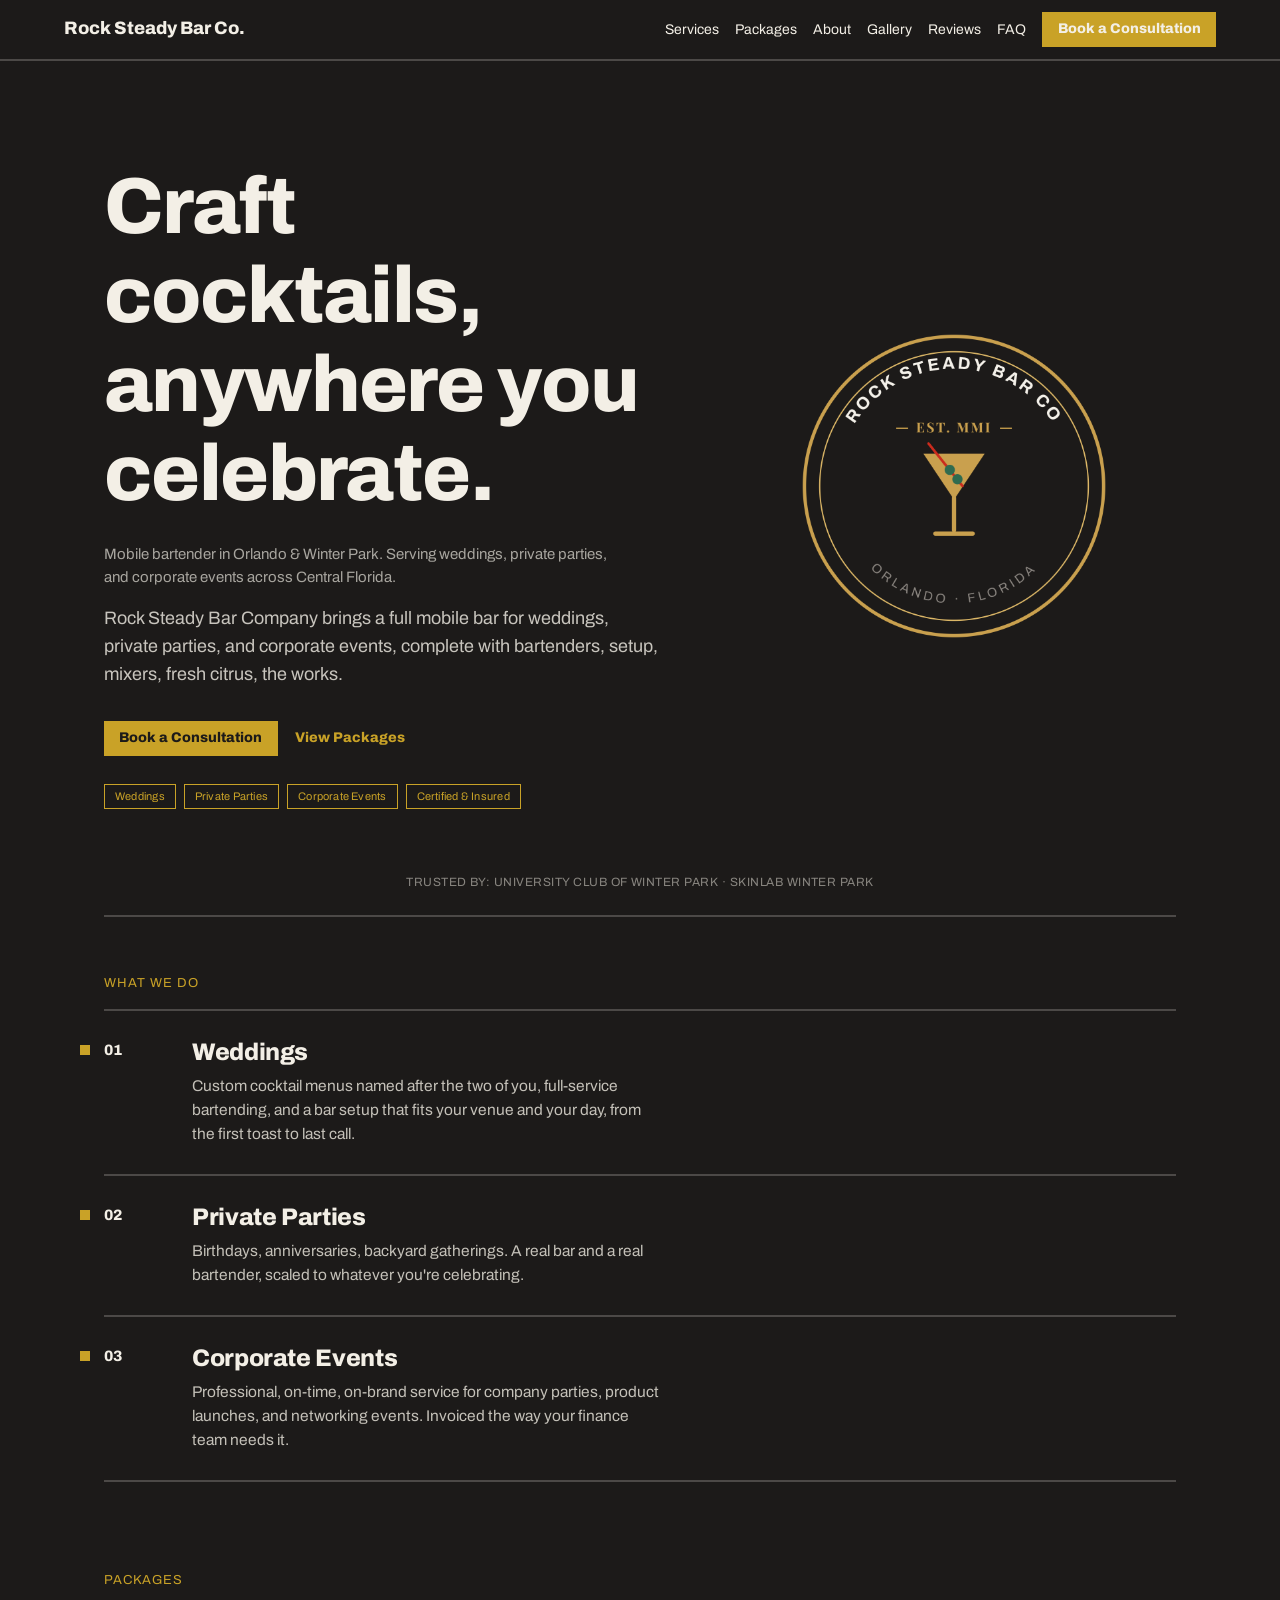
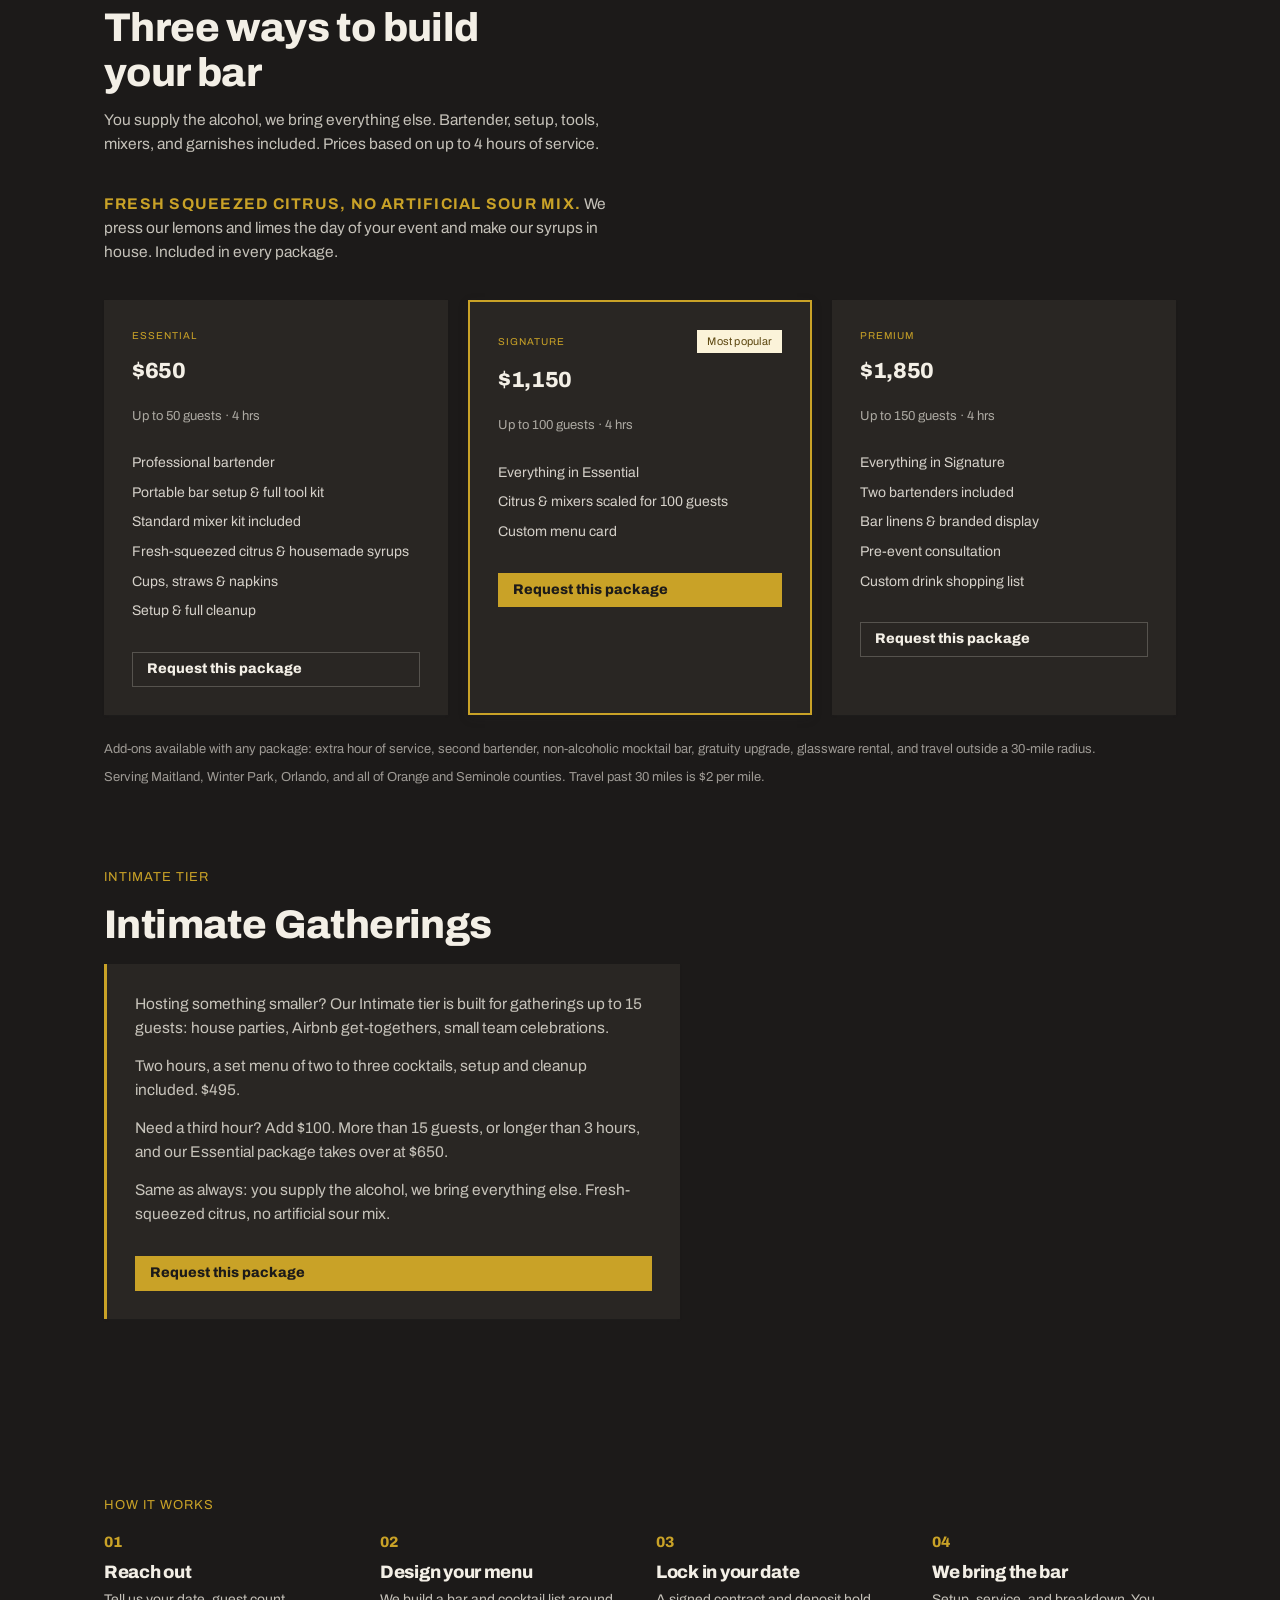
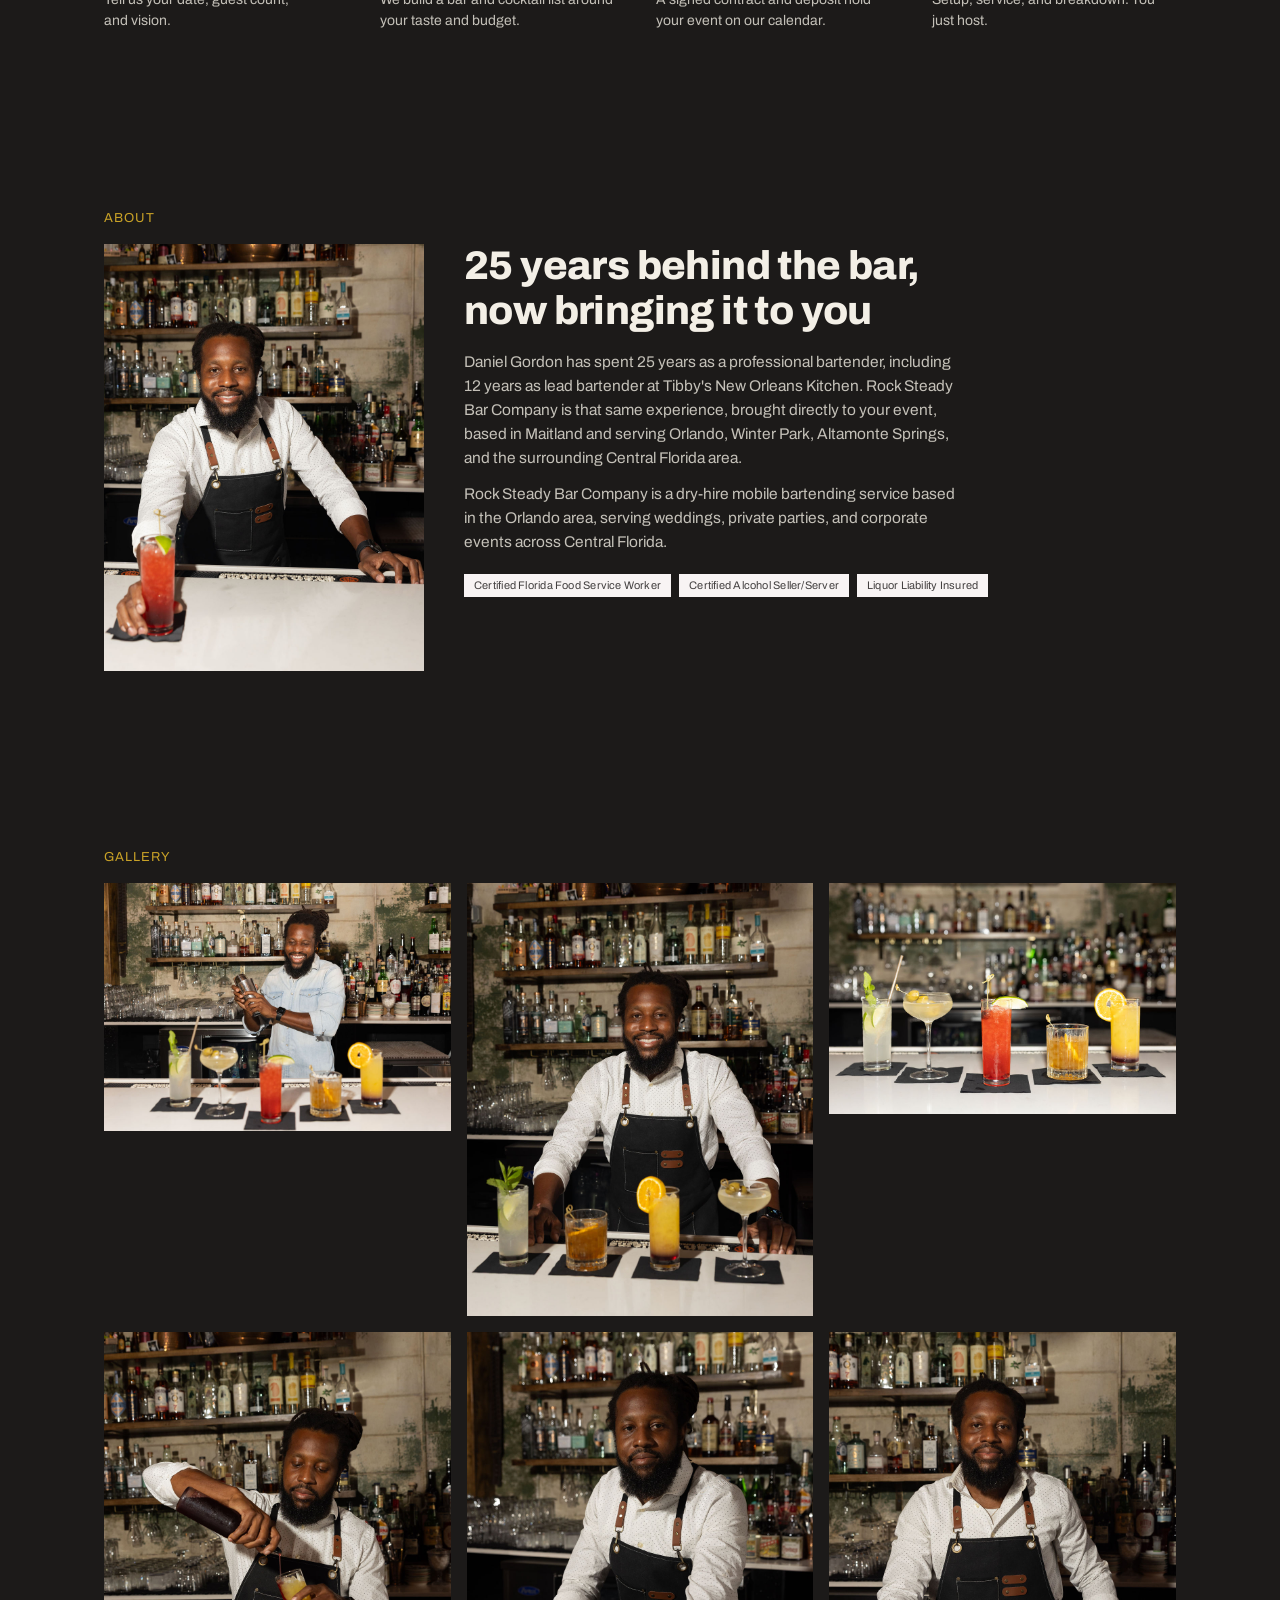
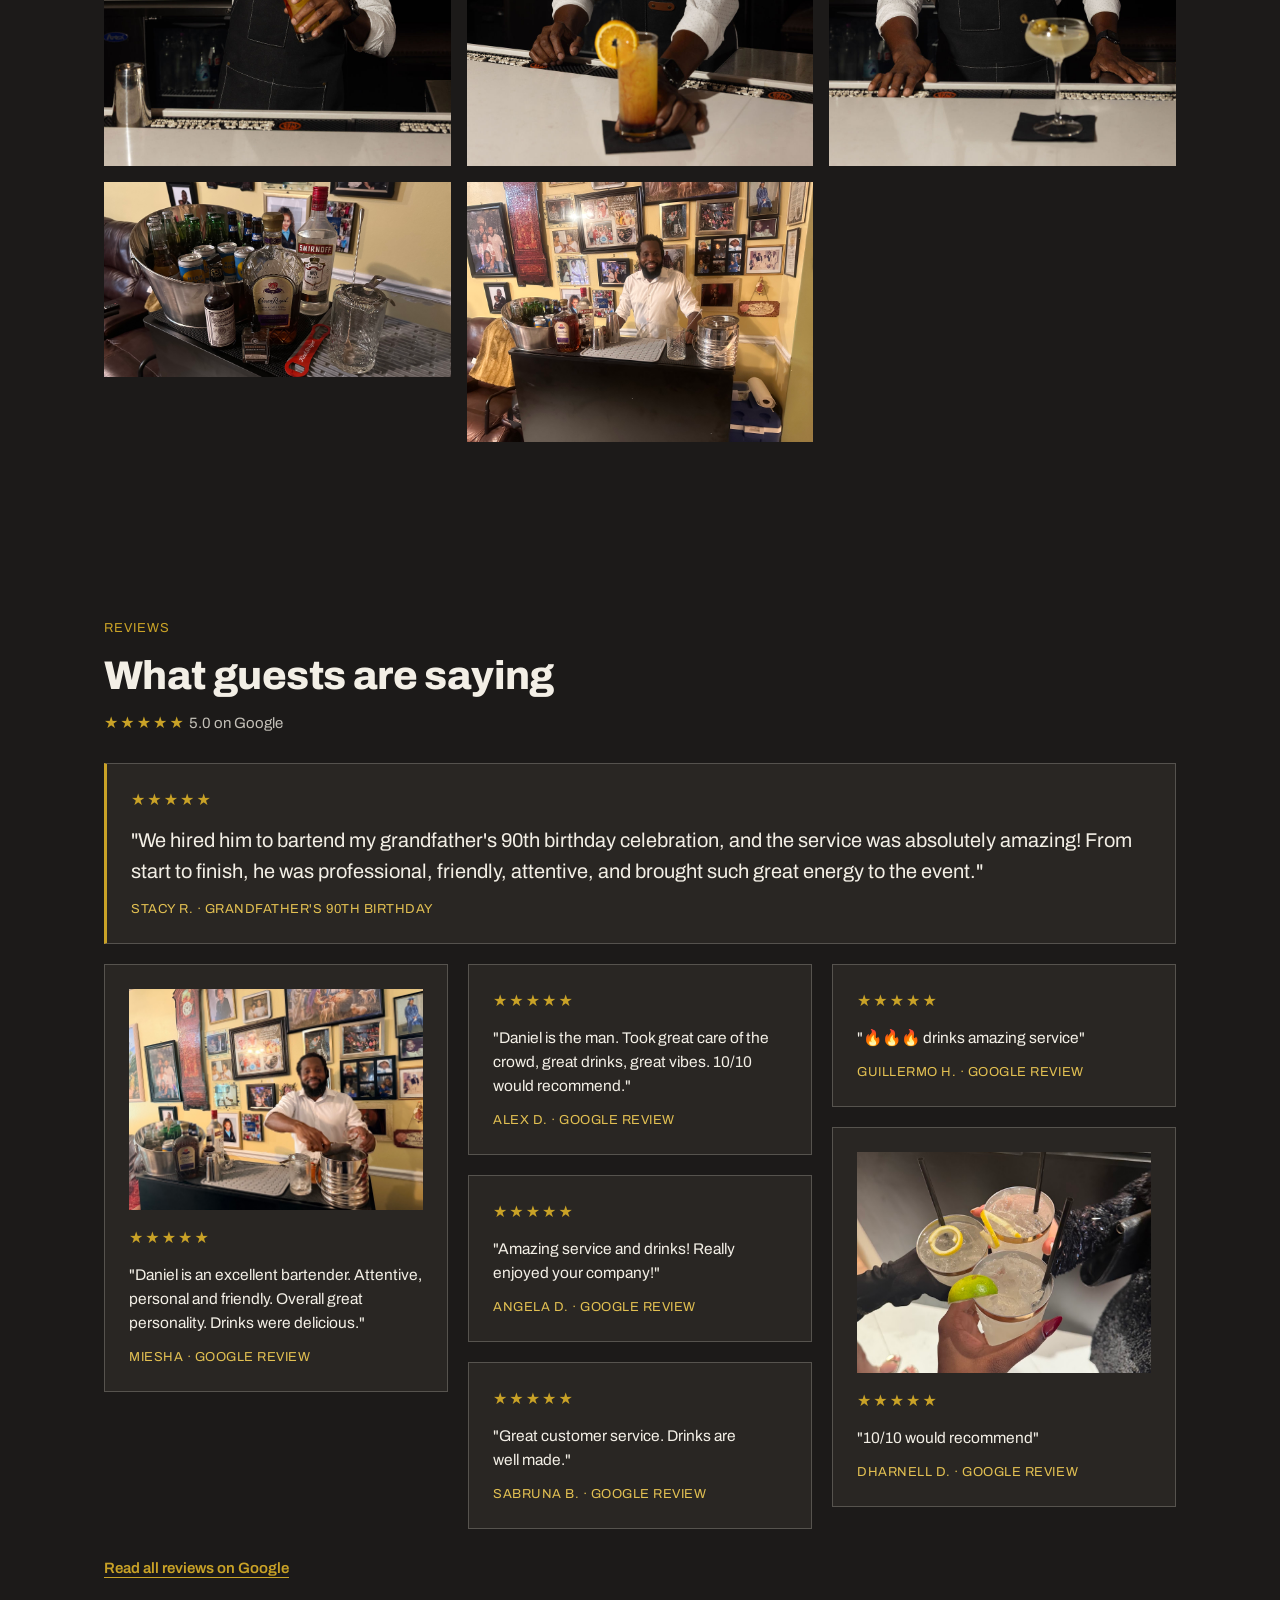
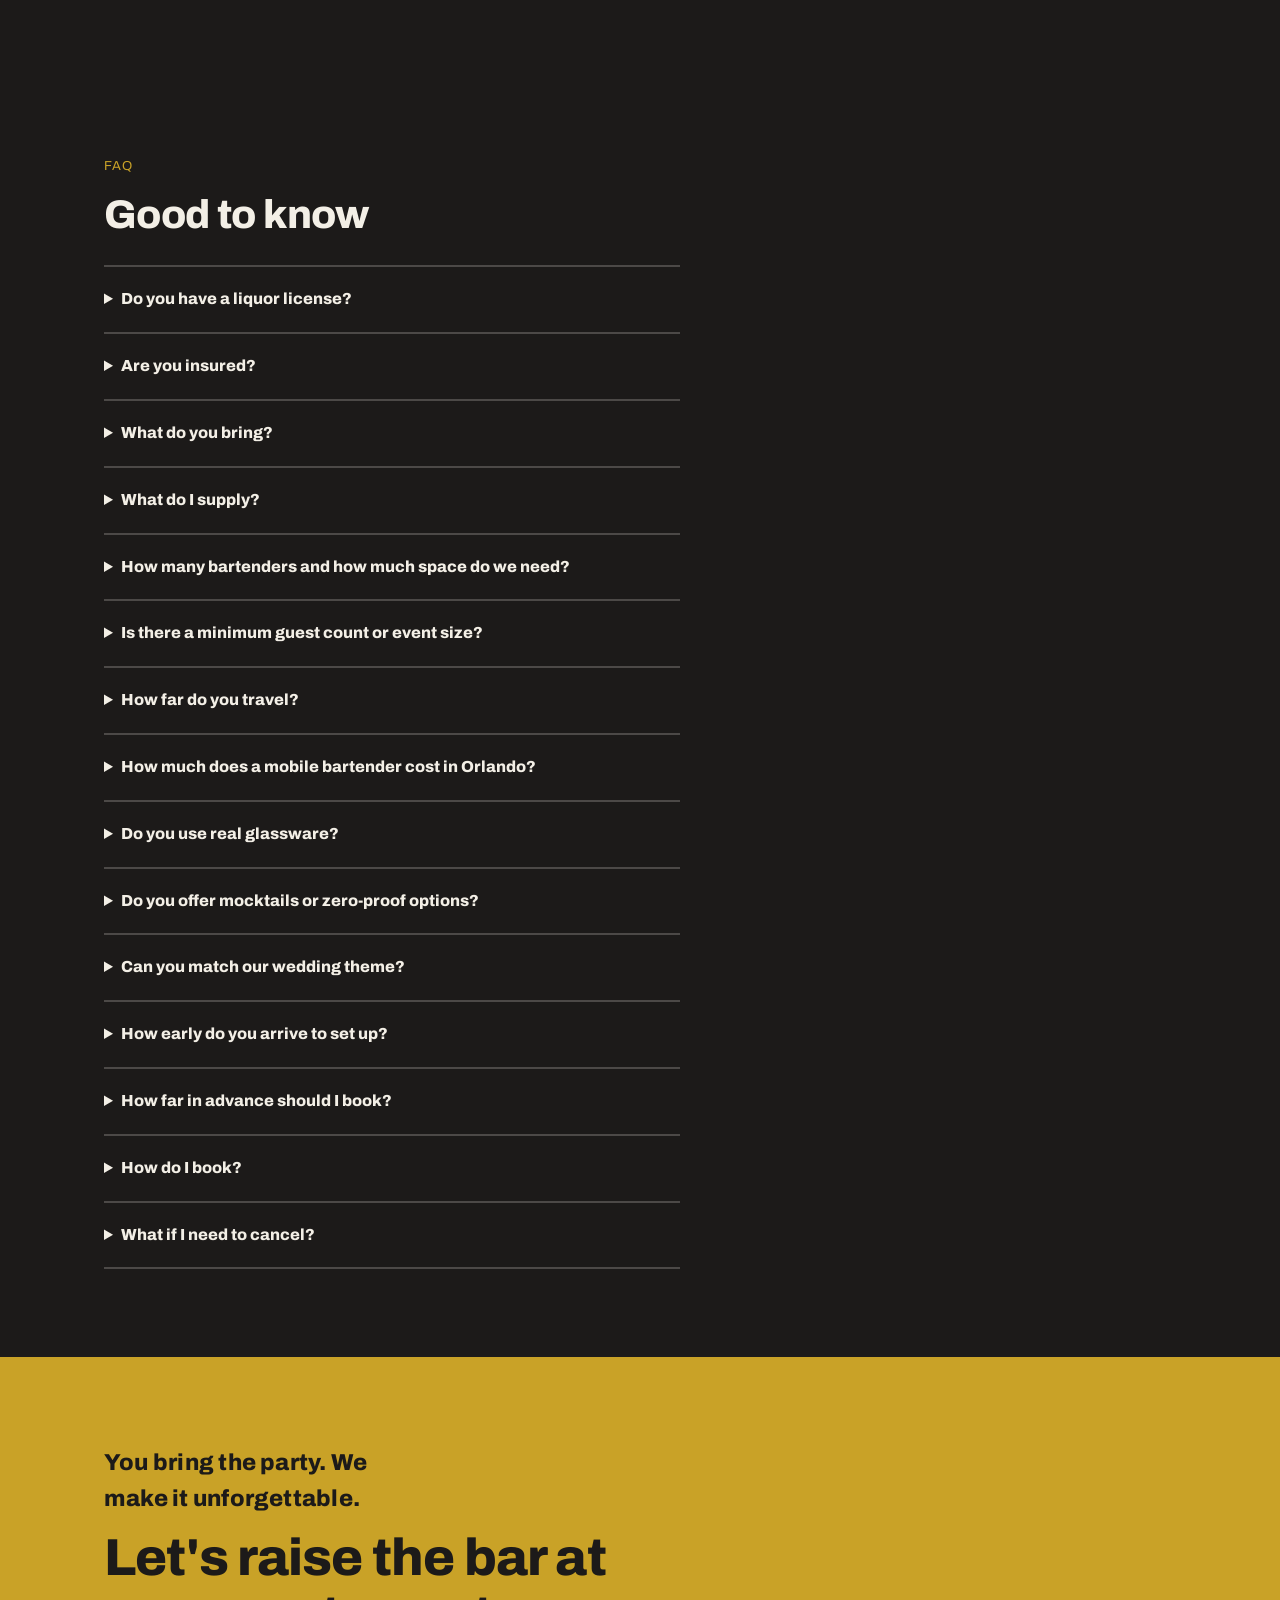
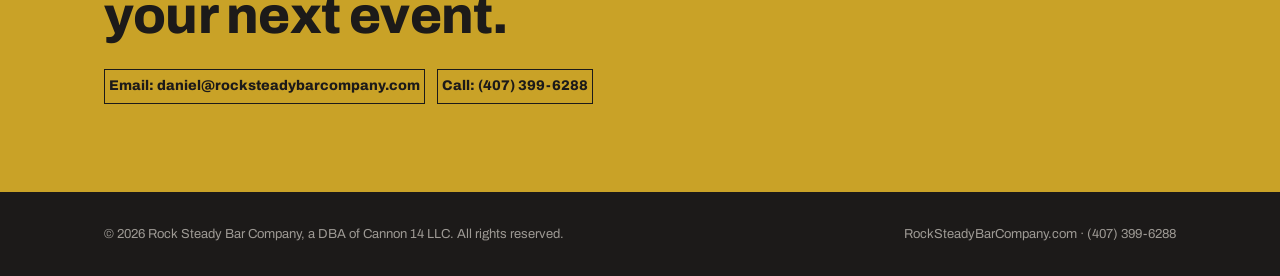
<file: index.html>
<!DOCTYPE html>
<html lang="en">
<head>
  <meta charset="UTF-8">
  <meta name="viewport" content="width=device-width, initial-scale=1.0">
  <title>Rock Steady Bar Company | Mobile Bar Service</title>
  <meta name="description" content="Rock Steady Bar Company: mobile bartending for weddings, private parties, and corporate events in Orlando and Winter Park.">
  <link rel="icon" type="image/x-icon" href="/images/favicon.ico">
  <link rel="icon" type="image/png" sizes="32x32" href="/images/favicon-32x32.png">
  <link rel="apple-touch-icon" sizes="180x180" href="/images/apple-touch-icon.png">
  <link rel="stylesheet" href="css/styles.css">
</head>
<body>

  <nav class="nav">
    <span class="nav-brand">Rock Steady Bar Co.</span>
    <a href="#services">Services</a>
    <a href="#packages">Packages</a>
    <a href="#about">About</a>
    <a href="#gallery">Gallery</a>
    <a href="#reviews">Reviews</a>
    <a href="#faq">FAQ</a>
    <a href="https://calendly.com/daniel-rocksteadybarcompany/30min" class="btn btn-primary" target="_blank" rel="noopener">Book a Consultation</a>
  </nav>

  <div class="container">

    <section class="hero" style="padding:clamp(48px,8vw,112px) 0 clamp(32px,5vw,64px)">
      <div>
        <h1 style="font-size:clamp(42px,6.2vw,84px);letter-spacing:-0.02em;margin:0 0 24px;max-width:16ch">
          <span style="display:block">Craft cocktails,</span>
          <span style="display:block">anywhere you</span>
          <span style="display:block">celebrate.</span>
        </h1>
        <p style="font-size:15px;max-width:56ch;margin:0 0 16px;color:color-mix(in srgb, var(--color-text) 65%, transparent)">Mobile bartender in Orlando &amp; Winter Park. Serving weddings, private parties, and corporate events across Central Florida.</p>
        <p style="font-size:18px;max-width:56ch;margin:0 0 32px;color:color-mix(in srgb, var(--color-text) 80%, transparent)">
          Rock Steady Bar Company brings a full mobile bar for weddings, private parties, and corporate events, complete with bartenders, setup, mixers, fresh citrus, the works.
        </p>
        <div style="display:flex;gap:12px;flex-wrap:wrap;margin-bottom:28px">
          <a href="https://calendly.com/daniel-rocksteadybarcompany/30min" class="btn btn-primary" target="_blank" rel="noopener">Book a Consultation</a>
          <a href="#packages" class="btn btn-ghost">View Packages</a>
        </div>
        <div style="display:flex;gap:8px;flex-wrap:wrap">
          <span class="tag tag-outline">Weddings</span>
          <span class="tag tag-outline">Private Parties</span>
          <span class="tag tag-outline">Corporate Events</span>
          <span class="tag tag-outline">Certified &amp; Insured</span>
        </div>
      </div>
      <div class="hero-seal">
        <img src="images/rock-steady-logo.png" alt="Rock Steady Bar Co. seal, established, Orlando Florida">
      </div>
    </section>

    <!-- TODO: embed SkinLab event video here when available -->
    <p style="font-size:12px;letter-spacing:0.04em;text-transform:uppercase;color:color-mix(in srgb, var(--color-text) 50%, transparent);text-align:center;margin:0 0 var(--space-6)">Trusted by: University Club of Winter Park · SkinLab Winter Park</p>

    <hr class="hr" style="margin:0 0 clamp(32px,5vw,56px)">

    <section id="services">
      <span class="eyebrow">What we do</span>

      <div class="numbered-row">
        <div class="index">01</div>
        <div class="content">
          <h2 style="font-size:24px;margin:0 0 8px">Weddings</h2>
          <p>Custom cocktail menus named after the two of you, full-service bartending, and a bar setup that fits your venue and your day, from the first toast to last call.</p>
        </div>
      </div>

      <div class="numbered-row">
        <div class="index">02</div>
        <div class="content">
          <h2 style="font-size:24px;margin:0 0 8px">Private Parties</h2>
          <p>Birthdays, anniversaries, backyard gatherings. A real bar and a real bartender, scaled to whatever you're celebrating.</p>
        </div>
      </div>

      <div class="numbered-row">
        <div class="index">03</div>
        <div class="content">
          <h2 style="font-size:24px;margin:0 0 8px">Corporate Events</h2>
          <p>Professional, on-time, on-brand service for company parties, product launches, and networking events. Invoiced the way your finance team needs it.</p>
        </div>
      </div>
    </section>

    <section id="packages" style="padding:clamp(48px,7vw,88px) 0 clamp(24px,4vw,40px)">
      <span class="eyebrow">Packages</span>
      <h2 style="font-size:clamp(28px,3.4vw,40px);margin:0 0 12px;max-width:20ch">Three ways to build your bar</h2>
      <p style="font-size:15.5px;color:color-mix(in srgb, var(--color-text) 78%, transparent);max-width:56ch;margin:0 0 36px">You supply the alcohol, we bring everything else. Bartender, setup, tools, mixers, and garnishes included. Prices based on up to 4 hours of service.</p>

      <p style="font-size:15.5px;color:color-mix(in srgb, var(--color-text) 78%, transparent);max-width:56ch;margin:0 0 36px"><strong style="letter-spacing:0.08em;color:var(--color-accent)">FRESH SQUEEZED CITRUS, NO ARTIFICIAL SOUR MIX.</strong> We press our lemons and limes the day of your event and make our syrups in house. Included in every package.</p>

      <div class="grid-auto-wide">

        <div class="card elev-sm" style="padding:28px;gap:14px">
          <span class="card-kicker">Essential</span>
          <h3 class="card-title" style="font-size:22px">$650</h3>
          <p style="font-size:13px;color:color-mix(in srgb, var(--color-text) 65%, transparent);margin:0">Up to 50 guests · 4 hrs</p>
          <ul class="card-list">
            <li>Professional bartender</li>
            <li>Portable bar setup &amp; full tool kit</li>
            <li>Standard mixer kit included</li>
            <li>Fresh-squeezed citrus &amp; housemade syrups</li>
            <li>Cups, straws &amp; napkins</li>
            <li>Setup &amp; full cleanup</li>
          </ul>
          <a href="https://rocksteadybarcompany.com/event" class="btn btn-secondary btn-block" style="margin-top:16px">Request this package</a>
        </div>

        <div class="card elev-md" style="padding:28px;gap:14px;border:2px solid var(--color-accent)">
          <div style="display:flex;justify-content:space-between;align-items:center">
            <span class="card-kicker">Signature</span>
            <span class="tag tag-accent">Most popular</span>
          </div>
          <h3 class="card-title" style="font-size:22px">$1,150</h3>
          <p style="font-size:13px;color:color-mix(in srgb, var(--color-text) 65%, transparent);margin:0">Up to 100 guests · 4 hrs</p>
          <ul class="card-list">
            <li>Everything in Essential</li>
            <li>Citrus &amp; mixers scaled for 100 guests</li>
            <li>Custom menu card</li>
          </ul>
          <a href="https://rocksteadybarcompany.com/event" class="btn btn-primary btn-block" style="margin-top:16px">Request this package</a>
        </div>

        <div class="card elev-sm" style="padding:28px;gap:14px">
          <span class="card-kicker">Premium</span>
          <h3 class="card-title" style="font-size:22px">$1,850</h3>
          <p style="font-size:13px;color:color-mix(in srgb, var(--color-text) 65%, transparent);margin:0">Up to 150 guests · 4 hrs</p>
          <ul class="card-list">
            <li>Everything in Signature</li>
            <li>Two bartenders included</li>
            <li>Bar linens &amp; branded display</li>
            <li>Pre-event consultation</li>
            <li>Custom drink shopping list</li>
          </ul>
          <a href="https://rocksteadybarcompany.com/event" class="btn btn-secondary btn-block" style="margin-top:16px">Request this package</a>
        </div>

      </div>

      <p style="font-size:13px;color:color-mix(in srgb, var(--color-text) 60%, transparent);margin:24px 0 0">
        Add-ons available with any package: extra hour of service, second bartender, non-alcoholic mocktail bar, gratuity upgrade, glassware rental, and travel outside a 30-mile radius.
      </p>
      <p style="font-size:13px;color:color-mix(in srgb, var(--color-text) 60%, transparent);margin:8px 0 0">
        Serving Maitland, Winter Park, Orlando, and all of Orange and Seminole counties. Travel past 30 miles is $2 per mile.
      </p>
    </section>

    <section id="intimate" style="padding:clamp(24px,4vw,40px) 0 clamp(48px,7vw,88px)">
      <span class="eyebrow">Intimate Tier</span>
      <h2 style="font-size:clamp(28px,3.4vw,40px);margin:0 0 16px;max-width:20ch">Intimate Gatherings</h2>
      <div class="card elev-sm" style="padding:28px;gap:14px;border-left:3px solid var(--color-accent);max-width:64ch">
        <p style="font-size:15.5px;color:color-mix(in srgb, var(--color-text) 78%, transparent);margin:0">Hosting something smaller? Our Intimate tier is built for gatherings up to 15 guests: house parties, Airbnb get-togethers, small team celebrations.</p>
        <p style="font-size:15.5px;color:color-mix(in srgb, var(--color-text) 78%, transparent);margin:0">Two hours, a set menu of two to three cocktails, setup and cleanup included. $495.</p>
        <p style="font-size:15.5px;color:color-mix(in srgb, var(--color-text) 78%, transparent);margin:0">Need a third hour? Add $100. More than 15 guests, or longer than 3 hours, and our Essential package takes over at $650.</p>
        <p style="font-size:15.5px;color:color-mix(in srgb, var(--color-text) 78%, transparent);margin:0">Same as always: you supply the alcohol, we bring everything else. Fresh-squeezed citrus, no artificial sour mix.</p>
        <a href="https://rocksteadybarcompany.com/event" class="btn btn-primary btn-block" style="margin-top:16px">Request this package</a>
      </div>
    </section>

    <section style="padding:clamp(48px,7vw,88px) 0">
      <span class="eyebrow">How it works</span>

      <div class="grid-auto-narrow">
        <div>
          <p style="font-family:var(--font-heading);font-weight:800;font-size:15px;color:var(--color-accent);margin:0 0 8px">01</p>
          <h4 style="font-size:18px;margin:0 0 6px">Reach out</h4>
          <p style="font-size:14px;color:color-mix(in srgb, var(--color-text) 78%, transparent);margin:0">Tell us your date, guest count, and vision.</p>
        </div>
        <div>
          <p style="font-family:var(--font-heading);font-weight:800;font-size:15px;color:var(--color-accent);margin:0 0 8px">02</p>
          <h4 style="font-size:18px;margin:0 0 6px">Design your menu</h4>
          <p style="font-size:14px;color:color-mix(in srgb, var(--color-text) 78%, transparent);margin:0">We build a bar and cocktail list around your taste and budget.</p>
        </div>
        <div>
          <p style="font-family:var(--font-heading);font-weight:800;font-size:15px;color:var(--color-accent);margin:0 0 8px">03</p>
          <h4 style="font-size:18px;margin:0 0 6px">Lock in your date</h4>
          <p style="font-size:14px;color:color-mix(in srgb, var(--color-text) 78%, transparent);margin:0">A signed contract and deposit hold your event on our calendar.</p>
        </div>
        <div>
          <p style="font-family:var(--font-heading);font-weight:800;font-size:15px;color:var(--color-accent);margin:0 0 8px">04</p>
          <h4 style="font-size:18px;margin:0 0 6px">We bring the bar</h4>
          <p style="font-size:14px;color:color-mix(in srgb, var(--color-text) 78%, transparent);margin:0">Setup, service, and breakdown. You just host.</p>
        </div>
      </div>
    </section>

    <section id="about" style="padding:clamp(48px,7vw,88px) 0">
      <span class="eyebrow">About</span>
      <div class="about-grid">
        <figure class="photo"><img src="images/daniel-portrait.jpg" alt="Daniel Gordon, owner and lead bartender of Rock Steady Bar Company, smiling" loading="lazy"></figure>
        <div>
          <h2 style="font-size:clamp(28px,3.4vw,40px);margin:0 0 16px;max-width:20ch">25 years behind the bar, now bringing it to you</h2>
          <p style="font-size:15.5px;color:color-mix(in srgb, var(--color-text) 78%, transparent);max-width:56ch">Daniel Gordon has spent 25 years as a professional bartender, including 12 years as lead bartender at Tibby's New Orleans Kitchen. Rock Steady Bar Company is that same experience, brought directly to your event, based in Maitland and serving Orlando, Winter Park, Altamonte Springs, and the surrounding Central Florida area.</p>
          <p style="font-size:15.5px;color:color-mix(in srgb, var(--color-text) 78%, transparent);max-width:56ch">Rock Steady Bar Company is a dry-hire mobile bartending service based in the Orlando area, serving weddings, private parties, and corporate events across Central Florida.</p>
          <div style="display:flex;gap:8px;flex-wrap:wrap;margin-top:20px">
            <span class="tag tag-neutral">Certified Florida Food Service Worker</span>
            <span class="tag tag-neutral">Certified Alcohol Seller/Server</span>
            <span class="tag tag-neutral">Liquor Liability Insured</span>
          </div>
        </div>
      </div>
    </section>

    <section id="gallery" style="padding:clamp(48px,7vw,88px) 0">
      <span class="eyebrow">Gallery</span>

      <div class="grid-auto">
        <figure class="photo"><img src="images/gallery-daniel-shaking.jpg" alt="Daniel shaking a cocktail, laughing, with five drinks lined up in front" loading="lazy"></figure>
        <figure class="photo"><img src="images/gallery-daniel-lineup-smile.jpg" alt="Daniel smiling behind four finished cocktails" loading="lazy"></figure>
        <figure class="photo"><img src="images/gallery-cocktail-lineup.jpg" alt="Five signature cocktails lined up on the bar" loading="lazy"></figure>
        <figure class="photo"><img src="images/gallery-daniel-pouring.jpg" alt="Daniel pouring a cherry shrub into a citrus cocktail" loading="lazy"></figure>
        <figure class="photo"><img src="images/gallery-daniel-orange-cocktail.jpg" alt="Daniel presenting a citrus cocktail" loading="lazy"></figure>
        <figure class="photo"><img src="images/gallery-daniel-red-cocktail.jpg" alt="Daniel presenting a signature red cocktail" loading="lazy"></figure>
        <figure class="photo"><img src="images/gallery-bar-cart-setup.jpg" alt="A stocked mobile bar cart with beer, spirits, and bar tools" loading="lazy"></figure>
        <figure class="photo"><img src="images/gallery-daniel-home-bar.jpg" alt="Daniel smiling behind a fully set up bar cart" loading="lazy"></figure>
      </div>
    </section>

    <section id="reviews" style="padding:clamp(48px,7vw,88px) 0">
      <span class="eyebrow">Reviews</span>
      <h2 style="font-size:clamp(28px,3.4vw,40px);margin:0 0 12px;max-width:20ch">What guests are saying</h2>
      <p class="rv-rating"><span class="rv-stars" aria-hidden="true">★★★★★</span> 5.0 on Google</p>

      <blockquote class="rv-card rv-featured">
        <span class="rv-stars" aria-label="5 out of 5 stars">★★★★★</span>
        <p>"We hired him to bartend my grandfather's 90th birthday celebration, and the service was absolutely amazing! From start to finish, he was professional, friendly, attentive, and brought such great energy to the event."</p>
        <footer>Stacy R. · Grandfather's 90th birthday</footer>
      </blockquote>

      <div class="grid-auto-wide rv-grid">
        <blockquote class="rv-card">
          <figure class="rv-photo"><img src="images/reviews/miesha-review.jpg" alt="Daniel shaking a cocktail at a private party" loading="lazy"></figure>
          <span class="rv-stars" aria-label="5 out of 5 stars">★★★★★</span>
          <p>"Daniel is an excellent bartender. Attentive, personal and friendly. Overall great personality. Drinks were delicious."</p>
          <footer>Miesha · Google review</footer>
        </blockquote>
        <blockquote class="rv-card">
          <span class="rv-stars" aria-label="5 out of 5 stars">★★★★★</span>
          <p>"Daniel is the man. Took great care of the crowd, great drinks, great vibes. 10/10 would recommend."</p>
          <footer>Alex D. · Google review</footer>
        </blockquote>
        <blockquote class="rv-card">
          <span class="rv-stars" aria-label="5 out of 5 stars">★★★★★</span>
          <p>"Amazing service and drinks! Really enjoyed your company!"</p>
          <footer>Angela D. · Google review</footer>
        </blockquote>
        <blockquote class="rv-card">
          <span class="rv-stars" aria-label="5 out of 5 stars">★★★★★</span>
          <p>"Great customer service. Drinks are well made."</p>
          <footer>Sabruna B. · Google review</footer>
        </blockquote>
        <blockquote class="rv-card">
          <span class="rv-stars" aria-label="5 out of 5 stars">★★★★★</span>
          <p>"🔥🔥🔥 drinks amazing service"</p>
          <footer>Guillermo H. · Google review</footer>
        </blockquote>
        <blockquote class="rv-card">
          <figure class="rv-photo"><img src="images/reviews/dharnell-review.jpg" alt="Guests toasting with cocktails garnished with lemon and lime at the bar" loading="lazy" style="object-position:center 65%"></figure>
          <span class="rv-stars" aria-label="5 out of 5 stars">★★★★★</span>
          <p>"10/10 would recommend"</p>
          <footer>Dharnell D. · Google review</footer>
        </blockquote>
      </div>

      <div style="display:flex;gap:12px;flex-wrap:wrap;margin-top:28px">
        <a class="rv-link" href="https://share.google/kxibxksXJ9Ntkwydx" target="_blank" rel="noopener">Read all reviews on Google</a>
      </div>
    </section>

    <section id="faq" style="padding:clamp(48px,7vw,88px) 0 clamp(48px,7vw,88px)">
      <span class="eyebrow">FAQ</span>
      <h2 style="font-size:clamp(28px,3.4vw,40px);margin:0 0 28px;max-width:20ch">Good to know</h2>

      <div style="max-width:64ch">
        <details class="faq-item">
          <summary>Do you have a liquor license?</summary>
          <p>We're a dry-hire service. You buy and supply the alcohol. We bring the bartender and everything else.</p>
        </details>
        <details class="faq-item">
          <summary>Are you insured?</summary>
          <p>Yes. We carry liquor liability and general liability insurance. If your venue needs a certificate of insurance, just ask.</p>
        </details>
        <details class="faq-item">
          <summary>What do you bring?</summary>
          <p>A professional bartender, a portable bar, all the bar tools, our standard mixer kit, fresh-squeezed citrus, housemade syrups, garnishes, ice, cups, straws, and napkins. Setup and cleanup are included.</p>
        </details>
        <details class="faq-item">
          <summary>What do I supply?</summary>
          <p>All the alcohol, plus access to water and power and space to set up the bar.</p>
        </details>
        <details class="faq-item">
          <summary>How many bartenders and how much space do we need?</summary>
          <p>One bartender covers up to 100 guests with a tight menu. For 75 or more, a second bartender keeps the line short so guests spend the night at the party, not in line. A single bar station needs roughly a 6x6 ft space with power nearby. We'll confirm the details once we see your venue.</p>
        </details>
        <details class="faq-item">
          <summary>Is there a minimum guest count or event size?</summary>
          <p>No minimum. Our Intimate tier covers gatherings up to 15 guests, starting at $495. Essential covers up to 50, and our bigger packages go up to 150. Not sure which fits? Book a quick call and we'll figure it out together.</p>
        </details>
        <details class="faq-item">
          <summary>How far do you travel?</summary>
          <p>We serve Orlando, Winter Park, Maitland, Seminole and Orange County, and Windermere. We'll travel to Tampa or the east coast beaches like Daytona and New Smyrna with a travel fee.</p>
        </details>
        <details class="faq-item">
          <summary>How much does a mobile bartender cost in Orlando?</summary>
          <p>Our packages run $495 to $1,850 depending on guest count and service level. Small gatherings up to 15 guests start with our Intimate tier at $495. Every event is dry hire. You supply the alcohol, and we bring the bar, the bartenders, mixers, fresh citrus, and garnishes. Custom menus start at our Signature package. Reach out through <a href="https://rocksteadybarcompany.com/event">our event form</a> for an exact quote.</p>
        </details>
        <details class="faq-item">
          <summary>Do you use real glassware?</summary>
          <p>Disposable cups are standard. Glassware rental is available, priced per event.</p>
        </details>
        <details class="faq-item">
          <summary>Do you offer mocktails or zero-proof options?</summary>
          <p>Yes. Every menu can include a zero-proof option, and we build full mocktail menus for events with non-drinkers, kids, or daytime crowds.</p>
        </details>
        <details class="faq-item">
          <summary>Can you match our wedding theme?</summary>
          <p>Yes. We design custom cocktail names and printed menus around your theme, colors, or story, and our bartenders dress to match your dress code.</p>
        </details>
        <details class="faq-item">
          <summary>How early do you arrive to set up?</summary>
          <p>We arrive with plenty of buffer before guests do, typically 1 to 2 hours ahead, so the bar is ready and the first pour happens on time.</p>
        </details>
        <details class="faq-item">
          <summary>How far in advance should I book?</summary>
          <p>We recommend booking 4 to 8 weeks out for most events. Weekend weddings and peak-season dates (spring and fall) fill up faster, so 3 to 6 months ahead is safest, but reach out even if your date is close, since we're often able to accommodate last-minute requests.</p>
        </details>
        <details class="faq-item">
          <summary>How do I book?</summary>
          <p>A 50% deposit reserves your date. The balance is due on the event day, before service starts.</p>
        </details>
        <details class="faq-item">
          <summary>What if I need to cancel?</summary>
          <p>30 or more days out: your deposit is refunded, or you can reschedule once at no charge.</p>
          <p>14 to 29 days out: the deposit is kept, and the date can't be rescheduled.</p>
          <p>Under 14 days: the deposit is kept and the full price is still due.</p>
        </details>
      </div>
    </section>

  </div>

  <section style="background:var(--color-accent);color:var(--color-bg)">
    <div class="container" style="padding-top:clamp(48px,7vw,88px);padding-bottom:clamp(48px,7vw,88px)">
      <p style="font-family:var(--font-heading);font-size:23px;font-weight:800;letter-spacing:0.01em;margin:0 0 12px;color:var(--color-bg);max-width:22ch">You bring the party. We make it unforgettable.</p>
      <h3 style="font-size:clamp(32px,4.2vw,52px);letter-spacing:-0.015em;margin:0 0 24px;max-width:16ch">Let's raise the bar at your next event.</h3>
      <div id="contact" style="display:flex;gap:12px;flex-wrap:wrap">
        <a href="mailto:daniel@rocksteadybarcompany.com" class="btn btn-ghost" style="color:var(--color-bg);border-color:var(--color-bg)">Email: daniel@rocksteadybarcompany.com</a>
        <a href="tel:+14073996288" class="btn btn-ghost" style="color:var(--color-bg);border-color:var(--color-bg)">Call: (407) 399-6288</a>
      </div>
    </div>
  </section>

  <footer class="site-footer">
    <p style="margin:0">&copy; <span id="year"></span> Rock Steady Bar Company, a DBA of Cannon 14 LLC. All rights reserved.</p>
    <p style="margin:0">RockSteadyBarCompany.com · (407) 399-6288</p>
  </footer>

  <script src="js/main.js"></script>
</body>
</html>
</file>
<file: css/styles.css>
/* Modernist design system — token sheet + component classes. Retune the look by editing the variables below. */
@import url('https://fonts.googleapis.com/css2?family=Archivo:wght@400;600;800&display=swap');

:root {
  --color-bg: #1c1a19;
  --color-surface: #292623;
  --color-text: #f3efe6;
  --color-accent: #c9a227;
  --color-accent-2: #e2c052;
  --color-divider: color-mix(in srgb, #f3efe6 22%, transparent);

  --color-neutral-100: #f8f4f4;
  --color-neutral-200: #eae7e7;
  --color-neutral-300: #d7d3d3;
  --color-neutral-400: #bab6b6;
  --color-neutral-500: #9b9797;
  --color-neutral-600: #7d7979;
  --color-neutral-700: #605d5d;
  --color-neutral-800: #444141;
  --color-neutral-900: #2d2b2b;

  --color-accent-100: #fbf3d9;
  --color-accent-200: #f3e2ab;
  --color-accent-300: #e9cd78;
  --color-accent-400: #dcb64d;
  --color-accent-500: #c9a227;
  --color-accent-600: #a8841e;
  --color-accent-700: #816417;
  --color-accent-800: #5c4710;
  --color-accent-900: #3a2c09;

  --font-heading: "Archivo", system-ui, sans-serif;
  --font-heading-weight: 800;
  --font-body: "Archivo", system-ui, sans-serif;

  --space-1: 4px;
  --space-2: 8px;
  --space-3: 12px;
  --space-4: 16px;
  --space-6: 24px;
  --space-8: 32px;

  --radius-sm: 0px;
  --radius-md: 0px;
  --radius-lg: 0px;

  --shadow-sm: 0 1px 2px color-mix(in srgb, #2d2b2b 14%, transparent);
  --shadow-md: 0 3px 10px color-mix(in srgb, #2d2b2b 16%, transparent);
  --shadow-lg: 0 12px 32px color-mix(in srgb, #2d2b2b 22%, transparent);
}

*, *::before, *::after { box-sizing: border-box; }

body {
  margin: 0;
  background: var(--color-bg);
  color: var(--color-text);
  font-family: var(--font-body);
  font-size: 15px;
  line-height: 1.55;
  font-weight: 400;
  text-wrap: pretty;
}

h1, h2, h3, h4, h5, h6 {
  font-family: var(--font-heading); font-weight: var(--font-heading-weight);
  line-height: 1.12; letter-spacing: -0.015em; margin: 0 0 var(--space-2);
}
h1 { font-size: 42px; }
h2 { font-size: 32px; }
h3 { font-size: 25px; }
h4 { font-size: 20px; }
h5 { font-size: 16px; }
h6 { font-size: 13px; letter-spacing: 0.08em; text-transform: uppercase; }
p { margin: 0 0 var(--space-3); }
a { color: var(--color-accent); text-underline-offset: 3px; }
a:hover { color: var(--color-accent-2); }
img { display: block; max-width: 100%; }
figure { margin: 0; }
figcaption {
  font-size: 11px; margin-top: var(--space-1);
  color: color-mix(in srgb, var(--color-text) 55%, transparent);
}
.text-muted { color: color-mix(in srgb, var(--color-text) 55%, transparent); }
.eyebrow {
  display: block; font-size: 13px; letter-spacing: 0.08em;
  text-transform: uppercase; color: var(--color-accent); margin-bottom: var(--space-4);
}
:focus { outline: none; }
:focus-visible { outline: 2px solid var(--color-accent); outline-offset: 2px; }
::selection { background: color-mix(in srgb, var(--color-accent) 30%, transparent); }

.container { max-width: 1200px; margin: 0 auto; padding: 0 clamp(20px, 5vw, 64px); }

/* — photography — */
.photo-placeholder {
  display: flex; align-items: center; justify-content: center;
  width: 100%; aspect-ratio: 4 / 3;
  background: var(--color-surface);
  border: 1px solid var(--color-divider);
  color: color-mix(in srgb, var(--color-text) 55%, transparent);
  font-size: 13px; text-align: center; padding: var(--space-3);
}
/* about portrait: fixed frame, cropped to fit */
.about-grid figure.photo { aspect-ratio: 3 / 4; overflow: hidden; }
.about-grid figure.photo img { width: 100%; height: 100%; object-fit: cover; }
/* gallery: full photo shown, nothing cropped out */
.grid-auto { align-items: start; }
.grid-auto figure.photo img { width: 100%; height: auto; }

/* — rules — */
.hr { height: 2px; border: 0; margin: var(--space-4) 0; background: var(--color-divider); }

/* — buttons — */
.btn {
  display: inline-flex; align-items: center; justify-content: center; gap: 6px;
  cursor: pointer; text-decoration: none;
  font-family: var(--font-heading); font-weight: var(--font-heading-weight);
  font-size: 14px; line-height: 1.2; color: var(--color-text);
  background: transparent; border: 1px solid transparent;
  padding: var(--space-2) calc(var(--space-3) * 1.2);
  border-radius: var(--radius-md);
}
.btn:disabled { opacity: 0.45; cursor: not-allowed; }
.btn-primary { background: var(--color-accent); color: var(--color-bg); }
.btn-primary:hover { background: var(--color-accent-600); }
.btn-primary:active { background: var(--color-accent-700); }
.btn-secondary { border-color: var(--color-divider); }
.btn-secondary:hover { background: color-mix(in srgb, var(--color-text) 7%, transparent); }
.btn-secondary:active { background: color-mix(in srgb, var(--color-text) 14%, transparent); }
.btn-ghost { color: var(--color-accent); padding-inline: var(--space-1); }
.btn-ghost:hover { background: color-mix(in srgb, var(--color-accent) 10%, transparent); }
.btn-ghost:active { background: color-mix(in srgb, var(--color-accent) 18%, transparent); }
.btn-block { width: 100%; margin-top: var(--space-2); justify-content: flex-start; text-align: left; }

/* — cards — */
.card {
  display: flex; flex-direction: column; gap: var(--space-2);
  padding: var(--space-3); border-radius: var(--radius-md); background: var(--color-surface);
}
.card-kicker { font-size: 10px; letter-spacing: 0.1em; text-transform: uppercase; color: var(--color-accent); }
.card-title { font-family: var(--font-heading); font-weight: var(--font-heading-weight); font-size: 17px; line-height: 1.2; }
.card-price { font-size: 32px; font-weight: 800; font-family: var(--font-heading); margin: 4px 0 0; }
.card-list { list-style: none; margin: 12px 0 0; padding: 0; display: flex; flex-direction: column; gap: 8px; font-size: 14px; color: color-mix(in srgb, var(--color-text) 85%, transparent); }
.elev-sm { box-shadow: var(--shadow-sm); }
.elev-md { box-shadow: var(--shadow-md); }
.elev-lg { box-shadow: var(--shadow-lg); }

/* — tags — */
.tag { display: inline-flex; align-items: center; font-size: 11px; letter-spacing: 0.02em; padding: 3px 10px; border-radius: calc(var(--radius-md) * 0.75); }
.tag-accent { background: var(--color-accent-100); color: var(--color-accent-800); }
.tag-neutral { background: var(--color-neutral-100); color: var(--color-neutral-800); }
.tag-outline { border: 1px solid var(--color-accent); color: var(--color-accent); }

/* — navigation — */
.nav {
  display: flex; align-items: center; gap: var(--space-4);
  padding: var(--space-3) clamp(20px, 5vw, 64px);
  border-bottom: 2px solid var(--color-divider);
  position: sticky; top: 0; background: var(--color-bg); z-index: 10;
}
.nav-brand { font-family: var(--font-heading); font-weight: var(--font-heading-weight); font-size: 18px; margin-right: auto; }
.nav a { color: inherit; text-decoration: none; font-size: 14px; }
.nav a:hover, .nav a[aria-current='page'] { color: var(--color-accent); }

/* — numbered rows (services) — */
.numbered-row {
  display: flex; gap: 24px; flex-wrap: wrap; padding: 28px 0;
  border-top: 2px solid var(--color-divider);
}
.numbered-row:last-child { border-bottom: 2px solid var(--color-divider); }
.numbered-row .index {
  flex: 0 0 auto; width: 64px; font-family: var(--font-heading); font-weight: 800;
  font-size: 15px; position: relative;
}
.numbered-row .index::before {
  content: ""; position: absolute; left: -24px; top: 6px; width: 10px; height: 10px; background: var(--color-accent);
}
.numbered-row .content { flex: 1 1 320px; min-width: 280px; }
.numbered-row .content p { font-size: 15.5px; color: color-mix(in srgb, var(--color-text) 78%, transparent); max-width: 52ch; margin: 0; }

/* — FAQ — */
.faq-item { padding: 20px 0; border-top: 2px solid var(--color-divider); }
.faq-item:last-child { border-bottom: 2px solid var(--color-divider); }
.faq-item summary { font-family: var(--font-heading); font-weight: 800; font-size: 16px; cursor: pointer; }
.faq-item p { font-size: 14.5px; line-height: 1.6; color: color-mix(in srgb, var(--color-text) 78%, transparent); margin: 12px 0 0; }

/* — hero — */
.hero { display: grid; grid-template-columns: 1.3fr 1fr; gap: clamp(24px, 4vw, 56px); align-items: center; }
.hero-seal { justify-self: center; }
.hero-seal img { width: 100%; max-width: 340px; display: block; }
@media (max-width: 820px) {
  .hero { grid-template-columns: 1fr; }
  .hero-seal { order: -1; max-width: 220px; margin: 0 auto; }
  .hero-seal img { max-width: 220px; }
}

/* — grid helpers — */
.grid-auto { display: grid; grid-template-columns: repeat(auto-fit, minmax(260px, 1fr)); gap: 16px; }
.grid-auto-wide { display: grid; grid-template-columns: repeat(auto-fit, minmax(280px, 1fr)); gap: 20px; }
.grid-auto-narrow { display: grid; grid-template-columns: repeat(auto-fit, minmax(220px, 1fr)); gap: 32px; }

.rv-grid{display:block;columns:1;column-gap:20px}
.rv-grid .rv-card{break-inside:avoid;margin-bottom:20px}
@media (min-width:600px){.rv-grid{columns:2}}
@media (min-width:900px){.rv-grid{columns:3}}

/* — about — */
.about-grid {
  display: grid; grid-template-columns: minmax(220px, 320px) 1fr;
  gap: 40px; align-items: start;
}
@media (max-width: 640px) {
  .about-grid { grid-template-columns: 1fr; }
}

/* — footer — */
.site-footer {
  padding: 32px clamp(20px, 5vw, 64px); max-width: 1200px; margin: 0 auto;
  display: flex; justify-content: space-between; flex-wrap: wrap; gap: 12px;
  font-size: 13px; color: color-mix(in srgb, var(--color-text) 60%, transparent);
}

/* — reviews — */
.rv-rating{font-size:15px;color:color-mix(in srgb,var(--color-text) 78%,transparent);margin:0 0 28px}
.rv-stars{color:var(--color-accent);letter-spacing:2px;font-size:16px}
.rv-card{margin:0;padding:24px;background:var(--color-surface);border:1px solid var(--color-divider);border-radius:var(--radius-md);display:flex;flex-direction:column;gap:12px}
.rv-card p{margin:0;font-size:15.5px;line-height:1.55;color:var(--color-text)}
.rv-card footer{font-size:13px;letter-spacing:.04em;text-transform:uppercase;color:var(--color-accent-2)}
.rv-featured{margin-bottom:20px;border-left:3px solid var(--color-accent)}
.rv-featured p{font-size:clamp(17px,2vw,20px)}
.rv-photo{margin:0 0 4px;aspect-ratio:4/3;overflow:hidden}
.rv-photo img{width:100%;height:100%;object-fit:cover;display:block}
.rv-link{color:var(--color-accent);font-weight:600;text-decoration:underline;text-underline-offset:4px}
</file>
